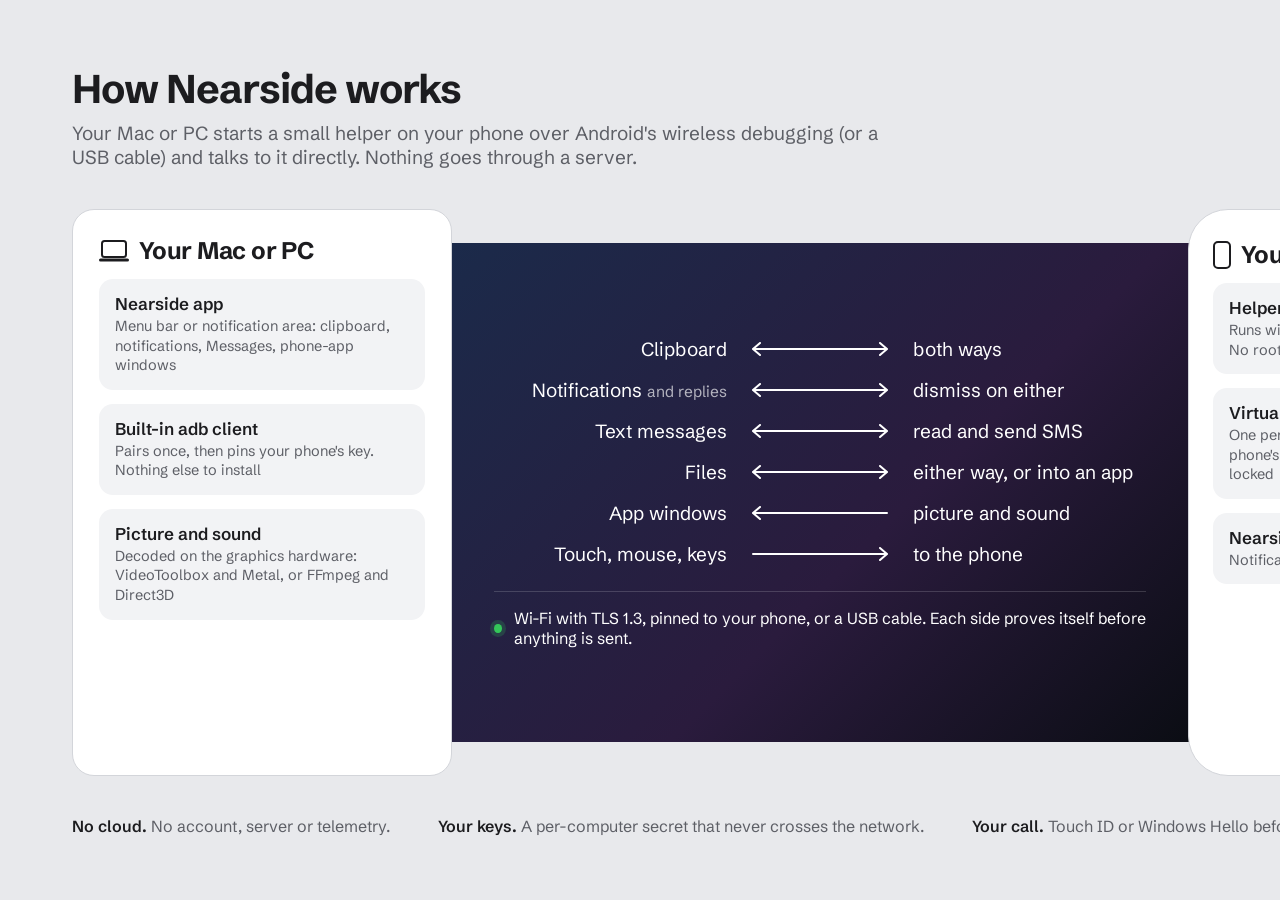
<file: docs/assets/src/architecture.html>
<!doctype html>
<!--
  The "How it works" picture in the README. Rendered to PNG with a headless browser:
  "/Applications/Brave Browser.app/Contents/MacOS/Brave Browser" --headless=new --hide-scrollbars \
    --force-device-scale-factor=2 --virtual-time-budget=3000 --window-size=1600,900 \
    --screenshot=docs/images/architecture-light.png "file://$PWD/docs/assets/src/architecture.html"
  Add #dark to the URL for docs/images/architecture-dark.png.
-->
<html lang="en">
<head>
<meta charset="utf-8">
<title>Nearside architecture</title>
<link rel="preconnect" href="https://fonts.googleapis.com">
<link rel="preconnect" href="https://fonts.gstatic.com" crossorigin>
<link href="https://fonts.googleapis.com/css2?family=Schibsted+Grotesk:wght@400;500;600;700&display=swap" rel="stylesheet">
<style>
  :root {
    --desk: #E8E9EC; --ink: #1C1C1F; --soft: #5D5F66; --line: #C9CBD1;
    --device: #FFFFFF; --device-edge: #D3D5DA; --chip: #F2F3F5;
    --dusk: linear-gradient(135deg, #1B2A4A 0%, #2A1B3D 58%, #0B0D14 100%);
    --on-dusk: #FFFFFF; --on-dusk-soft: rgba(255,255,255,.66); --ok: #34C759;
  }
  :root.dark {
    --desk: #17171A; --ink: #F2F2F4; --soft: #9E9EA6; --line: #34343A;
    --device: #202024; --device-edge: #34343A; --chip: #2A2A2F;
  }
  * { box-sizing: border-box; margin: 0; }
  html, body { width: 1600px; height: 900px; background: var(--desk); }
  body { font-family: "Schibsted Grotesk", -apple-system, system-ui, sans-serif; color: var(--ink);
         padding: 64px 72px; display: grid; grid-template-rows: auto 1fr auto; gap: 40px; }

  header h1 { font-size: 40px; font-weight: 700; letter-spacing: -0.02em; }
  header p { margin-top: 8px; font-size: 19px; color: var(--soft); max-width: 70ch; }

  .row { display: grid; grid-template-columns: 380px 1fr 340px; align-items: stretch; }

  .device { background: var(--device); border: 1.5px solid var(--device-edge); padding: 26px 26px 22px;
            display: flex; flex-direction: column; gap: 14px; position: relative; z-index: 1; }
  .mac { border-radius: 22px; }
  .phone { border-radius: 40px; padding: 30px 24px; }
  .device h2 { font-size: 24px; font-weight: 700; letter-spacing: -0.01em; display: flex; align-items: center; gap: 10px; }
  .device h2 svg { flex: none; }
  .part { background: var(--chip); border-radius: 14px; padding: 14px 16px; }
  .part b { display: block; font-size: 17px; font-weight: 600; }
  .part span { display: block; margin-top: 3px; font-size: 14.5px; color: var(--soft); line-height: 1.35; }

  /* The space between: where everything travels, and nothing else. */
  .between { background: var(--dusk); margin: 34px -2px; padding: 26px 44px; color: var(--on-dusk);
             display: flex; flex-direction: column; justify-content: center; gap: 17px; }
  .lane { display: grid; grid-template-columns: minmax(0,1fr) 150px minmax(0,1fr); align-items: center; gap: 18px; font-size: 19px; }
  .lane .l { text-align: right; white-space: nowrap; } .lane .r { text-align: left; }
  .lane small { color: var(--on-dusk-soft); font-size: 15.5px; }
  .arrow { width: 150px; height: 14px; }
  .link { margin-top: 8px; padding-top: 16px; border-top: 1px solid rgba(255,255,255,.16);
          display: flex; justify-content: center; gap: 12px; align-items: center; font-size: 16px; }
  .link .dot { width: 9px; height: 9px; border-radius: 50%; background: var(--ok); box-shadow: 0 0 0 4px rgba(52,199,89,.2); }

  footer { display: flex; gap: 48px; font-size: 16px; color: var(--soft); }
  footer b { color: var(--ink); font-weight: 600; }
</style>
</head>
<body>
  <header>
    <h1>How Nearside works</h1>
    <p>Your Mac or PC starts a small helper on your phone over Android's wireless debugging (or a USB cable) and talks to it directly. Nothing goes through a server.</p>
  </header>

  <div class="row">
    <section class="device mac">
      <h2>
        <svg width="30" height="24" viewBox="0 0 30 24" aria-hidden="true"><rect x="3" y="2" width="24" height="16" rx="2.5" fill="none" stroke="currentColor" stroke-width="2"/><rect x="0" y="19.5" width="30" height="3" rx="1.5" fill="currentColor"/></svg>
        Your Mac or PC
      </h2>
      <div class="part"><b>Nearside app</b><span>Menu bar or notification area: clipboard, notifications, Messages, phone-app windows</span></div>
      <div class="part"><b>Built-in adb client</b><span>Pairs once, then pins your phone's key. Nothing else to install</span></div>
      <div class="part"><b>Picture and sound</b><span>Decoded on the graphics hardware: VideoToolbox and Metal, or FFmpeg and Direct3D</span></div>
    </section>

    <section class="between" aria-label="What travels between the devices">
      <div class="lane"><span class="l">Clipboard</span><svg class="arrow" viewBox="0 0 150 14"><path d="M8 7h134M8 7l7-6M8 7l7 6M142 7l-7-6M142 7l-7 6" stroke="#fff" stroke-width="2" fill="none" stroke-linecap="round"/></svg><span class="r">both ways</span></div>
      <div class="lane"><span class="l">Notifications <small>and replies</small></span><svg class="arrow" viewBox="0 0 150 14"><path d="M8 7h134M8 7l7-6M8 7l7 6M142 7l-7-6M142 7l-7 6" stroke="#fff" stroke-width="2" fill="none" stroke-linecap="round"/></svg><span class="r">dismiss on either</span></div>
      <div class="lane"><span class="l">Text messages</span><svg class="arrow" viewBox="0 0 150 14"><path d="M8 7h134M8 7l7-6M8 7l7 6M142 7l-7-6M142 7l-7 6" stroke="#fff" stroke-width="2" fill="none" stroke-linecap="round"/></svg><span class="r">read and send SMS</span></div>
      <div class="lane"><span class="l">Files</span><svg class="arrow" viewBox="0 0 150 14"><path d="M8 7h134M8 7l7-6M8 7l7 6M142 7l-7-6M142 7l-7 6" stroke="#fff" stroke-width="2" fill="none" stroke-linecap="round"/></svg><span class="r">either way, or into an app</span></div>
      <div class="lane"><span class="l">App windows</span><svg class="arrow" viewBox="0 0 150 14"><path d="M8 7h134M8 7l7-6M8 7l7 6" stroke="#fff" stroke-width="2" fill="none" stroke-linecap="round"/></svg><span class="r">picture and sound</span></div>
      <div class="lane"><span class="l">Touch, mouse, keys</span><svg class="arrow" viewBox="0 0 150 14"><path d="M8 7h134M142 7l-7-6M142 7l-7 6" stroke="#fff" stroke-width="2" fill="none" stroke-linecap="round"/></svg><span class="r">to the phone</span></div>
      <div class="link"><span class="dot"></span>Wi-Fi with TLS 1.3, pinned to your phone, or a USB cable. Each side proves itself before anything is sent.</div>
    </section>

    <section class="device phone">
      <h2>
        <svg width="18" height="28" viewBox="0 0 18 28" aria-hidden="true"><rect x="1" y="1" width="16" height="26" rx="4" fill="none" stroke="currentColor" stroke-width="2"/></svg>
        Your phone
      </h2>
      <div class="part"><b>Helper</b><span>Runs with adb shell rights, like scrcpy. No root</span></div>
      <div class="part"><b>Virtual displays</b><span>One per window, encoded by the phone's hardware. Works while locked</span></div>
      <div class="part"><b>Nearside app</b><span>Notifications, SMS, Send to computer</span></div>
    </section>
  </div>

  <footer>
    <span><b>No cloud.</b> No account, server or telemetry.</span>
    <span><b>Your keys.</b> A per-computer secret that never crosses the network.</span>
    <span><b>Your call.</b> Touch ID or Windows Hello before phone apps show.</span>
  </footer>

  <script>if (location.hash === "#dark") document.documentElement.classList.add("dark");</script>
</body>
</html>
</file>
